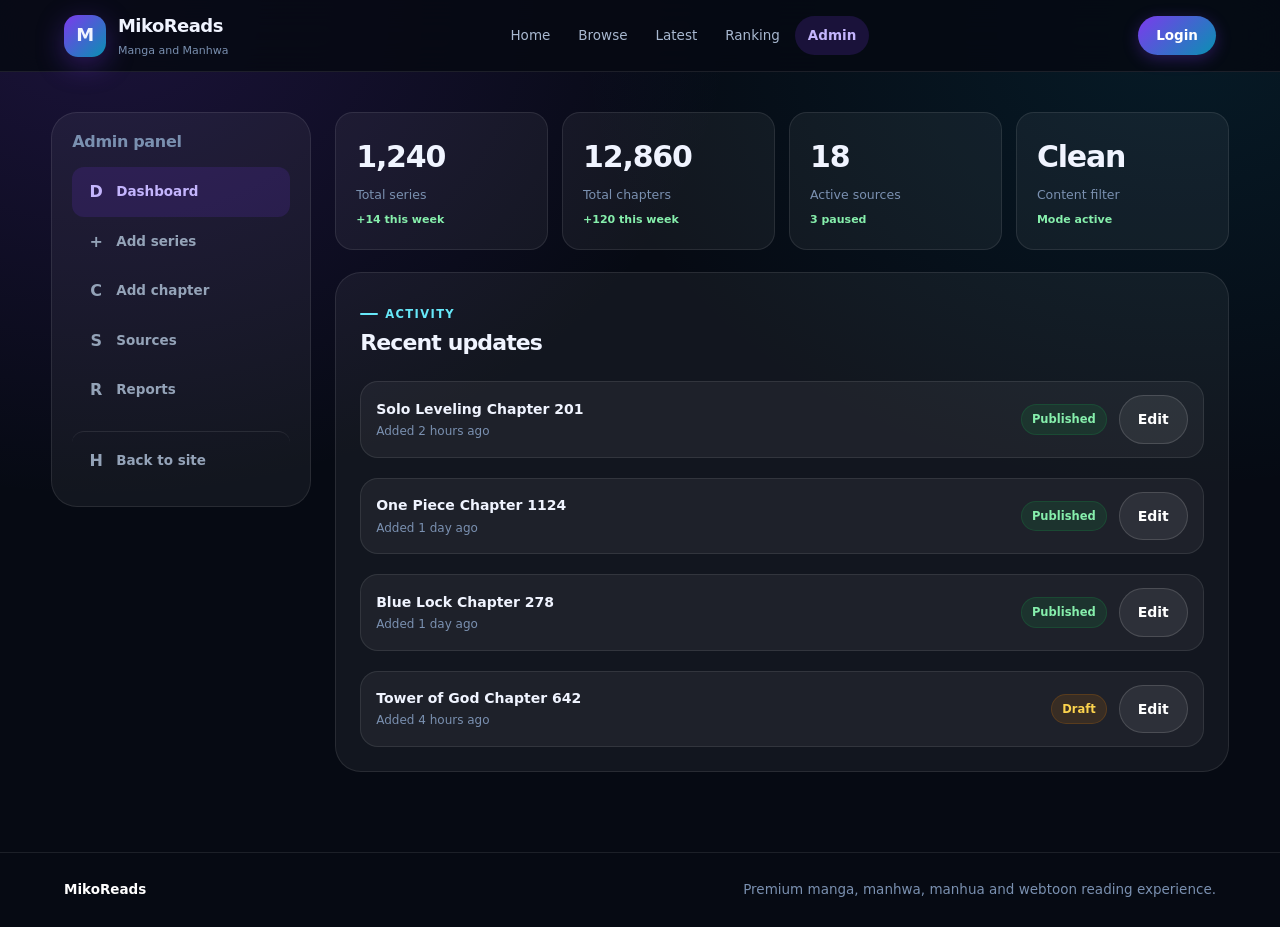
<file: public/admin.html>
<!doctype html>
<html lang="en"><head>
<meta charset="utf-8"><meta name="viewport" content="width=device-width, initial-scale=1">
<title>Admin - MikoReads</title>
<link rel="stylesheet" href="assets/style.css?v=3">
</head><body>
<header class="topbar">
  <a class="brand" href="index.html">
    <span class="brand-mark">M</span>
    <span><strong>MikoReads</strong><small>Manga and Manhwa</small></span>
  </a>
  <nav class="nav">
    <a href="index.html">Home</a>
    <a href="browse.html">Browse</a>
    <a href="latest.html">Latest</a>
    <a href="ranking.html">Ranking</a>
    <a href="admin.html" class="active">Admin</a>
  </nav>
  <div class="actions">
    <a class="login-link" href="login.html">Login</a>
    <button class="menu-btn" id="menuBtn">Menu</button>
  </div>
</header>

<main class="wrap">
  <div class="admin-layout">
    <aside class="admin-sidebar">
      <h2>Admin panel</h2>
      <a class="active" data-section="sec-dashboard">
        <span class="nav-icon">D</span> Dashboard
      </a>
      <a data-section="sec-add">
        <span class="nav-icon">+</span> Add series
      </a>
      <a data-section="sec-chapters">
        <span class="nav-icon">C</span> Add chapter
      </a>
      <a data-section="sec-sources">
        <span class="nav-icon">S</span> Sources
      </a>
      <a data-section="sec-reports">
        <span class="nav-icon">R</span> Reports
      </a>
      <a href="index.html" style="margin-top:16px;border-top:1px solid var(--line);padding-top:16px">
        <span class="nav-icon">H</span> Back to site
      </a>
    </aside>

    <section>
      <!-- Dashboard -->
      <div class="admin-section" id="sec-dashboard">
        <div class="admin-grid">
          <div class="admin-stat">
            <b>1,240</b>
            <span>Total series</span>
            <div class="trend">+14 this week</div>
          </div>
          <div class="admin-stat">
            <b>12,860</b>
            <span>Total chapters</span>
            <div class="trend">+120 this week</div>
          </div>
          <div class="admin-stat">
            <b>18</b>
            <span>Active sources</span>
            <div class="trend">3 paused</div>
          </div>
          <div class="admin-stat">
            <b>Clean</b>
            <span>Content filter</span>
            <div class="trend">Mode active</div>
          </div>
        </div>

        <div class="admin-card">
          <span class="eyebrow">Activity</span>
          <h2 style="margin:8px 0 16px;font-size:22px;letter-spacing:-.04em">Recent updates</h2>
          <div style="display:grid;gap:10px">
            <div class="source-row">
              <div class="source-info"><b>Solo Leveling Chapter 201</b><span>Added 2 hours ago</span></div>
              <span class="status">Published</span>
              <button class="secondary" type="button">Edit</button>
            </div>
            <div class="source-row">
              <div class="source-info"><b>One Piece Chapter 1124</b><span>Added 1 day ago</span></div>
              <span class="status">Published</span>
              <button class="secondary" type="button">Edit</button>
            </div>
            <div class="source-row">
              <div class="source-info"><b>Blue Lock Chapter 278</b><span>Added 1 day ago</span></div>
              <span class="status">Published</span>
              <button class="secondary" type="button">Edit</button>
            </div>
            <div class="source-row">
              <div class="source-info"><b>Tower of God Chapter 642</b><span>Added 4 hours ago</span></div>
              <span class="status off">Draft</span>
              <button class="secondary" type="button">Edit</button>
            </div>
          </div>
        </div>
      </div>

      <!-- Add series -->
      <div class="admin-section" id="sec-add" style="display:none">
        <div class="admin-card">
          <span class="eyebrow">Add content</span>
          <h1 style="font-size:28px;letter-spacing:-.04em;margin:8px 0 6px">Add manga or manhwa</h1>
          <p class="sub" style="margin-bottom:22px">Frontend admin mockup. Database and collector connect in a future backend phase.</p>
          <form class="form-grid">
            <label>Title<input placeholder="Example: Solo Leveling"></label>
            <label>Type
              <select>
                <option>Manga</option>
                <option>Manhwa</option>
                <option>Manhua</option>
                <option>Webtoon</option>
              </select>
            </label>
            <label>Status
              <select>
                <option>Ongoing</option>
                <option>Completed</option>
                <option>Hiatus</option>
              </select>
            </label>
            <label>Author<input placeholder="Author name"></label>
            <label>Artist<input placeholder="Artist name"></label>
            <label>Genres<input placeholder="Action, Fantasy, Adventure"></label>
            <label class="full">Source URL<input placeholder="https://example.com/series-name"></label>
            <label class="full">Cover image URL<input placeholder="https://example.com/cover.jpg"></label>
            <label class="full">Description<textarea placeholder="Short description of the series..."></textarea></label>
            <div class="full" style="display:flex;gap:12px;justify-content:flex-end">
              <button class="secondary" type="button">Save as draft</button>
              <button class="primary" type="button">Publish series</button>
            </div>
          </form>
        </div>
      </div>

      <!-- Add chapter -->
      <div class="admin-section" id="sec-chapters" style="display:none">
        <div class="admin-card">
          <span class="eyebrow">Chapters</span>
          <h1 style="font-size:28px;letter-spacing:-.04em;margin:8px 0 6px">Add chapter</h1>
          <p class="sub" style="margin-bottom:22px">Attach a new chapter to an existing series. Frontend mockup only.</p>
          <form class="form-grid">
            <label class="full">Series
              <select>
                <option>Solo Leveling</option>
                <option>One Piece</option>
                <option>Omniscient Reader</option>
                <option>Blue Lock</option>
              </select>
            </label>
            <label>Chapter number<input placeholder="202" type="number"></label>
            <label>Chapter title<input placeholder="Optional title"></label>
            <label class="full">Chapter URL or source<input placeholder="https://example.com/chapter-url"></label>
            <div class="full" style="display:flex;gap:12px;justify-content:flex-end">
              <button class="primary" type="button">Add chapter</button>
            </div>
          </form>
        </div>
      </div>

      <!-- Sources -->
      <div class="admin-section" id="sec-sources" style="display:none">
        <div class="admin-card">
          <span class="eyebrow">Sources</span>
          <h2 style="margin:8px 0 18px;font-size:22px;letter-spacing:-.04em">Collector sources</h2>
          <div class="source-row">
            <div class="source-info"><b>Manga Source 01</b><span>manga.example.com · Auto-fetch daily</span></div>
            <span class="status">Enabled</span>
            <button class="secondary" type="button">Edit</button>
          </div>
          <div class="source-row">
            <div class="source-info"><b>Manhwa Source 01</b><span>manhwa.example.com · Auto-fetch daily</span></div>
            <span class="status">Enabled</span>
            <button class="secondary" type="button">Edit</button>
          </div>
          <div class="source-row">
            <div class="source-info"><b>Manhua Source 01</b><span>manhua.example.com · Paused</span></div>
            <span class="status off">Paused</span>
            <button class="secondary" type="button">Edit</button>
          </div>
          <div class="source-row">
            <div class="source-info"><b>Webtoon Source 01</b><span>webtoon.example.com · Auto-fetch weekly</span></div>
            <span class="status">Enabled</span>
            <button class="secondary" type="button">Edit</button>
          </div>
          <div style="margin-top:18px">
            <button class="primary" type="button">Add new source</button>
          </div>
        </div>
      </div>

      <!-- Reports -->
      <div class="admin-section" id="sec-reports" style="display:none">
        <div class="admin-card">
          <span class="eyebrow">Reports</span>
          <h2 style="margin:8px 0 18px;font-size:22px;letter-spacing:-.04em">User reports</h2>
          <div class="source-row">
            <div class="source-info"><b>Wrong chapter content</b><span>Solo Leveling Chapter 198 · Reported 1 day ago</span></div>
            <span class="status off">Open</span>
            <button class="secondary" type="button">Review</button>
          </div>
          <div class="source-row">
            <div class="source-info"><b>Missing pages</b><span>Blue Lock Chapter 275 · Reported 3 days ago</span></div>
            <span class="status">Resolved</span>
            <button class="secondary" type="button">View</button>
          </div>
          <div class="source-row">
            <div class="source-info"><b>Wrong cover image</b><span>Tower of God · Reported 5 days ago</span></div>
            <span class="status off">Open</span>
            <button class="secondary" type="button">Review</button>
          </div>
          <p class="sub" style="margin-top:16px">3 open reports. Backend connection required for real report management.</p>
        </div>
      </div>
    </section>
  </div>
</main>

<footer class="footer">
  <strong>MikoReads</strong>
  <span>Premium manga, manhwa, manhua and webtoon reading experience.</span>
</footer>
<script src="assets/app.js?v=3"></script>
</body></html>
</file>
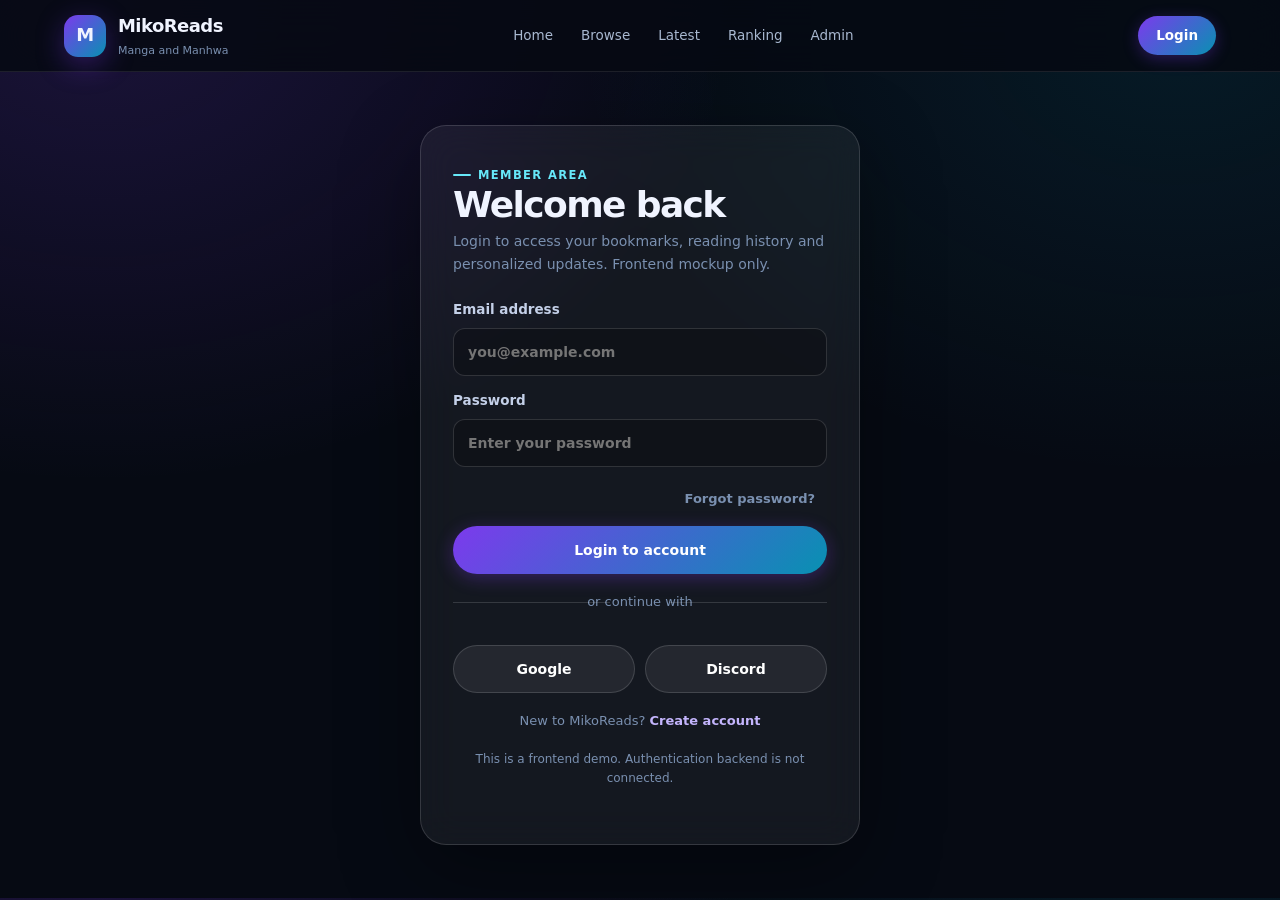
<file: public/login.html>
<!doctype html>
<html lang="en"><head>
<meta charset="utf-8"><meta name="viewport" content="width=device-width, initial-scale=1">
<title>Login - MikoReads</title>
<link rel="stylesheet" href="assets/style.css?v=3">
</head><body>
<header class="topbar">
  <a class="brand" href="index.html">
    <span class="brand-mark">M</span>
    <span><strong>MikoReads</strong><small>Manga and Manhwa</small></span>
  </a>
  <nav class="nav">
    <a href="index.html">Home</a>
    <a href="browse.html">Browse</a>
    <a href="latest.html">Latest</a>
    <a href="ranking.html">Ranking</a>
    <a href="admin.html">Admin</a>
  </nav>
  <div class="actions">
    <a class="login-link" href="login.html">Login</a>
    <button class="menu-btn" id="menuBtn">Menu</button>
  </div>
</header>

<main class="auth-wrap">
  <section class="auth-card">
    <span class="eyebrow">Member area</span>
    <h1>Welcome back</h1>
    <p class="sub">Login to access your bookmarks, reading history and personalized updates. Frontend mockup only.</p>

    <label>Email address<input type="email" placeholder="you@example.com"></label>
    <label>Password<input type="password" placeholder="Enter your password"></label>

    <div style="display:flex;justify-content:flex-end;margin-top:6px">
      <a class="small-link" href="#">Forgot password?</a>
    </div>

    <button class="primary" type="button" style="width:100%;margin-top:8px">Login to account</button>

    <div class="auth-divider">or continue with</div>

    <div style="display:grid;grid-template-columns:1fr 1fr;gap:10px">
      <button class="secondary" type="button">Google</button>
      <button class="secondary" type="button">Discord</button>
    </div>

    <div class="auth-footer">
      New to MikoReads? <a href="#">Create account</a>
    </div>

    <p class="sub" style="margin-top:18px;text-align:center;font-size:12px">
      This is a frontend demo. Authentication backend is not connected.
    </p>
  </section>
</main>

<script src="assets/app.js?v=3"></script>
</body></html>
</file>
<file: public/assets/style.css>
:root{
  --bg:#060a13;
  --bg2:#0b1020;
  --panel:#101724;
  --panel2:#141e31;
  --panel3:#1a2540;
  --line:rgba(255,255,255,.09);
  --line2:rgba(255,255,255,.14);
  --text:#f0f4ff;
  --muted:#7a90b0;
  --soft:#c4d0e8;
  --brand:#7c3aed;
  --brand2:#0891b2;
  --brand3:#6d28d9;
  --good:#16a34a;
  --warn:#d97706;
  --danger:#dc2626;
  --gold:#f59e0b;
  --shadow:0 24px 80px rgba(0,0,0,.36);
  --shadow2:0 8px 32px rgba(0,0,0,.22);
  --radius:26px;
  --radius2:18px;
  --radius3:12px;
}
*{box-sizing:border-box;margin:0;padding:0}
html{scroll-behavior:smooth;scrollbar-width:thin;scrollbar-color:var(--panel3) var(--bg)}
body{
  font-family:Inter,ui-sans-serif,system-ui,-apple-system,BlinkMacSystemFont,"Segoe UI",Arial,sans-serif;
  background:
    radial-gradient(ellipse at 8% 0%,rgba(124,58,237,.18),transparent 38%),
    radial-gradient(ellipse at 92% 4%,rgba(8,145,178,.12),transparent 36%),
    var(--bg);
  color:var(--text);
  line-height:1.6;
}
a{color:inherit;text-decoration:none}
button,input,select,textarea{font:inherit;color:inherit}
img{max-width:100%;display:block}
h1,h2,h3,h4{line-height:1.1}
.wrap{width:min(1260px,92vw);margin:0 auto}

/* TOPBAR */
.topbar{
  position:sticky;top:0;z-index:50;
  display:flex;align-items:center;justify-content:space-between;gap:16px;
  padding:12px 5vw;
  background:rgba(6,10,19,.88);
  border-bottom:1px solid var(--line);
  backdrop-filter:blur(24px);
  -webkit-backdrop-filter:blur(24px);
}
.brand{display:flex;align-items:center;gap:12px;flex-shrink:0}
.brand-mark{
  width:42px;height:42px;border-radius:14px;display:grid;place-items:center;
  background:linear-gradient(135deg,var(--brand),var(--brand2));
  font-weight:900;font-size:18px;letter-spacing:-.02em;
  box-shadow:0 8px 28px rgba(124,58,237,.35)
}
.brand strong{display:block;font-size:18px;letter-spacing:-.03em;font-weight:800}
.brand small{display:block;color:var(--muted);font-size:11px;margin-top:1px}
.nav{display:flex;align-items:center;gap:2px}
.nav a{
  padding:9px 13px;border-radius:999px;color:#a8b8d0;
  font-size:13.5px;font-weight:500;transition:.18s background,.18s color;
  white-space:nowrap;
}
.nav a:hover{background:rgba(255,255,255,.08);color:white}
.nav a.active{background:rgba(124,58,237,.18);color:#c4b5fd;font-weight:600}
.actions{display:flex;align-items:center;gap:10px;flex-shrink:0}
.icon-btn{
  border:1px solid var(--line);background:rgba(255,255,255,.06);color:white;
  border-radius:12px;padding:9px 12px;cursor:pointer;transition:.18s background;
}
.icon-btn:hover{background:rgba(255,255,255,.12)}
.menu-btn{display:none;border:1px solid var(--line);background:rgba(255,255,255,.06);color:white;border-radius:12px;padding:9px 14px;cursor:pointer}
.login-link{
  padding:9px 18px;border-radius:999px;
  background:linear-gradient(135deg,var(--brand),var(--brand2));
  color:white;font-weight:700;font-size:13.5px;
  box-shadow:0 4px 16px rgba(124,58,237,.3);
  transition:.18s transform,.18s box-shadow;
}
.login-link:hover{transform:translateY(-1px);box-shadow:0 6px 22px rgba(124,58,237,.45)}

/* EYEBROW */
.eyebrow{
  display:inline-flex;align-items:center;gap:7px;
  text-transform:uppercase;letter-spacing:.12em;font-size:11.5px;font-weight:800;
  color:#67e8f9;
}
.eyebrow::before{content:"";display:inline-block;width:18px;height:2px;background:currentColor;border-radius:2px}

/* HERO */
.hero{padding:56px 0 20px}
.hero-grid{display:grid;grid-template-columns:1fr .9fr;gap:32px;align-items:center}
.hero-left h1{
  font-size:clamp(40px,6.5vw,84px);
  letter-spacing:-.07em;line-height:.92;margin:14px 0 20px;
  background:linear-gradient(140deg,#fff 50%,#a78bfa 80%);
  -webkit-background-clip:text;-webkit-text-fill-color:transparent;background-clip:text;
}
.hero-left p{font-size:17px;line-height:1.75;color:var(--soft);max-width:640px}
.search-shell{
  margin-top:28px;padding:7px;border:1px solid var(--line2);
  background:rgba(255,255,255,.06);border-radius:20px;
  display:flex;gap:8px;max-width:680px;
  box-shadow:0 0 0 1px rgba(124,58,237,.2),var(--shadow2);
  transition:.22s box-shadow;
}
.search-shell:focus-within{box-shadow:0 0 0 2px rgba(124,58,237,.45),var(--shadow2)}
.search-shell input{
  flex:1;min-width:0;background:transparent;border:0;outline:0;color:white;
  padding:14px 18px;font-size:15px;
}
.search-shell input::placeholder{color:var(--muted)}
.genre-chips{display:flex;gap:8px;flex-wrap:wrap;margin-top:16px;max-width:680px}
.genre-chip{
  padding:6px 12px;border-radius:999px;font-size:12px;font-weight:600;
  background:rgba(255,255,255,.06);border:1px solid var(--line2);color:#a8b8d0;
  cursor:pointer;transition:.18s background,.18s color,.18s border-color;
}
.genre-chip:hover,.genre-chip.active{background:rgba(124,58,237,.2);border-color:rgba(124,58,237,.4);color:#c4b5fd}
.hero-actions{display:flex;gap:12px;flex-wrap:wrap;margin-top:24px}
.hero-stats{display:grid;grid-template-columns:repeat(4,1fr);gap:12px;margin-top:28px;max-width:680px}
.hero-stats div{
  border-radius:18px;padding:16px;
  background:rgba(255,255,255,.05);border:1px solid var(--line);
  backdrop-filter:blur(12px);
}
.hero-stats b{display:block;font-size:24px;font-weight:800;letter-spacing:-.03em}
.hero-stats span{color:var(--muted);font-size:12px;margin-top:2px;display:block}

/* BUTTONS */
.primary,.secondary,.small-link{
  display:inline-flex;align-items:center;justify-content:center;gap:7px;
  border:0;cursor:pointer;border-radius:999px;font-weight:700;
  transition:.2s transform,.2s box-shadow,.2s opacity;
  text-align:center;
}
.primary{
  background:linear-gradient(135deg,var(--brand),var(--brand2));
  color:white;padding:13px 22px;font-size:14px;
  box-shadow:0 4px 18px rgba(124,58,237,.32);
}
.primary:hover{transform:translateY(-2px);box-shadow:0 8px 28px rgba(124,58,237,.48)}
.secondary{
  background:rgba(255,255,255,.07);color:white;
  border:1px solid var(--line2);padding:12px 18px;font-size:14px;
}
.secondary:hover{background:rgba(255,255,255,.13);transform:translateY(-1px)}
.small-link{font-size:13px;color:var(--muted);padding:8px 12px}
.small-link:hover{color:white}

/* SHOWCASE / FEATURED */
.showcase{
  position:relative;border-radius:var(--radius);overflow:hidden;
  background:linear-gradient(145deg,rgba(124,58,237,.2),rgba(8,145,178,.12)),rgba(255,255,255,.04);
  border:1px solid var(--line2);box-shadow:var(--shadow);
  min-height:520px;
}
.featured-slider{position:relative;height:100%;min-height:520px}
.featured-slide{
  display:none;height:100%;min-height:520px;padding:28px;
  position:relative;align-items:flex-end;
}
.featured-slide.active{display:flex}
.featured-bg{
  position:absolute;inset:0;z-index:0;
  background:linear-gradient(140deg,#1e0a4e,#0c4a6e 55%,#111827);
}
.featured-bg.v2{background:linear-gradient(140deg,#1a0f3c,#7c2d12 55%,#111827)}
.featured-bg.v3{background:linear-gradient(140deg,#042f2e,#1e3a5f 55%,#111827)}
.featured-bg::after{content:"";position:absolute;inset:0;background:radial-gradient(circle at 30% 20%,rgba(255,255,255,.14),transparent 38%),linear-gradient(transparent 30%,rgba(0,0,0,.7))}
.featured-content{position:relative;z-index:2;width:100%}
.featured-content h2{font-size:clamp(28px,4vw,40px);margin-bottom:8px;letter-spacing:-.04em;font-weight:800}
.featured-content p{color:#dbeafe;line-height:1.6;margin-bottom:16px;max-width:440px;font-size:14px}
.slider-dots{
  position:absolute;bottom:20px;right:28px;z-index:10;
  display:flex;gap:8px;align-items:center;
}
.slider-dot{
  width:8px;height:8px;border-radius:999px;background:rgba(255,255,255,.3);
  cursor:pointer;transition:.22s background,.22s width;
}
.slider-dot.active{background:white;width:22px}
.floating-list{
  position:absolute;right:24px;top:24px;z-index:5;width:220px;
  display:grid;gap:10px;
}
.float-item{
  padding:12px 14px;border-radius:16px;
  background:rgba(6,10,19,.72);border:1px solid var(--line2);
  backdrop-filter:blur(14px);
}
.float-item b{display:block;font-size:13px;font-weight:700}
.float-item span{color:var(--muted);font-size:11.5px;margin-top:2px;display:block}

/* BADGES */
.badges{display:flex;gap:7px;flex-wrap:wrap;margin-bottom:12px}
.badge{
  display:inline-flex;align-items:center;border-radius:999px;
  padding:5px 10px;font-size:11.5px;font-weight:700;
  color:#67e8f9;background:rgba(103,232,249,.12);border:1px solid rgba(103,232,249,.2);
}
.badge.clean{color:#86efac;background:rgba(134,239,172,.12);border-color:rgba(134,239,172,.2)}
.badge.warn{color:#fcd34d;background:rgba(252,211,77,.12);border-color:rgba(252,211,77,.2)}
.badge.type-manga{color:#a78bfa;background:rgba(167,139,250,.12);border-color:rgba(167,139,250,.2)}
.badge.type-manhwa{color:#67e8f9;background:rgba(103,232,249,.12);border-color:rgba(103,232,249,.2)}
.badge.type-manhua{color:#fda4af;background:rgba(253,164,175,.12);border-color:rgba(253,164,175,.2)}
.badge.type-webtoon{color:#86efac;background:rgba(134,239,172,.12);border-color:rgba(134,239,172,.2)}

/* SECTIONS */
.section{padding:40px 0}
.section-head{display:flex;align-items:flex-end;justify-content:space-between;gap:16px;margin-bottom:22px;flex-wrap:wrap}
.section-head h2{font-size:clamp(28px,4vw,38px);letter-spacing:-.04em;margin:8px 0 0;font-weight:800}

/* TABS & PILLS */
.tabs,.filter-row{display:flex;gap:8px;flex-wrap:wrap}
.tabs button,.pill,.filter-row button{
  border:1px solid var(--line2);background:rgba(255,255,255,.06);color:#a8b8d0;
  border-radius:999px;padding:9px 15px;cursor:pointer;font-size:13px;font-weight:600;
  transition:.18s background,.18s color,.18s border-color;
}
.tabs button:hover,.filter-row button:hover,.pill:hover{background:rgba(255,255,255,.1);color:white}
.tabs button.active,.filter-row button.active,.pill.active{
  background:rgba(124,58,237,.22);border-color:rgba(124,58,237,.45);
  color:#c4b5fd;font-weight:700;
}

/* MANGA CARDS */
.cards{display:grid;grid-template-columns:repeat(6,1fr);gap:16px}
.manga-card{
  display:block;border:1px solid var(--line);
  background:rgba(255,255,255,.04);
  border-radius:var(--radius2);overflow:hidden;
  transition:.22s transform,.22s border-color,.22s shadow;
  position:relative;
}
.manga-card:hover{transform:translateY(-6px);border-color:rgba(124,58,237,.4);box-shadow:0 16px 40px rgba(0,0,0,.4)}
.cover{
  height:240px;position:relative;display:flex;align-items:flex-end;overflow:hidden;
  padding:14px;
}
.cover.manga-bg{background:linear-gradient(140deg,#1e1b4b,#2563eb 70%)}
.cover.manhwa-bg{background:linear-gradient(140deg,#134e4a,#0e7490 70%)}
.cover.manhua-bg{background:linear-gradient(140deg,#4c0519,#9f1239 70%)}
.cover.webtoon-bg{background:linear-gradient(140deg,#1a2e05,#365314 60%,#0f172a)}
.cover::before{
  content:"";position:absolute;inset:0;
  background:radial-gradient(circle at 35% 15%,rgba(255,255,255,.22),transparent 26%),
    linear-gradient(transparent 40%,rgba(0,0,0,.78));
}
.cover img{
  position:absolute;inset:0;width:100%;height:100%;object-fit:cover;z-index:0;
}
.cover-title{position:relative;z-index:1;font-weight:800;line-height:1.2;font-size:13px}
.cover-badge{
  position:absolute;top:10px;right:10px;z-index:2;
  padding:4px 9px;border-radius:999px;font-size:10.5px;font-weight:800;
  background:rgba(0,0,0,.55);border:1px solid rgba(255,255,255,.15);color:white;
  backdrop-filter:blur(8px);
}
.manga-body{padding:12px 13px}
.manga-body h3{font-size:14px;line-height:1.25;font-weight:700;margin:0 0 5px;white-space:nowrap;overflow:hidden;text-overflow:ellipsis}
.manga-body p{color:var(--muted);font-size:12px;margin:0 0 10px;line-height:1.4;white-space:nowrap;overflow:hidden;text-overflow:ellipsis}
.card-meta{display:flex;align-items:center;justify-content:space-between;gap:6px}
.card-meta .badge{font-size:10.5px;padding:4px 8px}
.rating{font-size:12px;color:#fcd34d;font-weight:700}
.ch-label{font-size:11px;color:var(--muted)}

/* GLASS PANEL / CONTENT CARDS */
.glass,.content-card,.sidebar-card{
  background:rgba(255,255,255,.05);border:1px solid var(--line);
  backdrop-filter:blur(16px);-webkit-backdrop-filter:blur(16px);
}
.content-card,.sidebar-card{border-radius:var(--radius);padding:24px}

/* FEED */
.feed{display:grid;gap:10px}
.feed-item{
  display:grid;grid-template-columns:52px 1fr auto;gap:12px;align-items:center;
  padding:13px;border-radius:var(--radius2);
  background:rgba(255,255,255,.05);border:1px solid var(--line);
  transition:.18s background;
}
.feed-item:hover{background:rgba(255,255,255,.09)}
.feed-cover{
  width:52px;height:52px;border-radius:10px;overflow:hidden;
  background:linear-gradient(140deg,#1e1b4b,#0e7490);
  display:grid;place-items:center;font-size:10px;font-weight:700;color:white;text-align:center;line-height:1.1;
  flex-shrink:0;
}
.feed-cover img{
  width:100%;height:100%;object-fit:cover;display:block;
}

.feed-info b{display:block;font-size:14px;font-weight:700;line-height:1.2}
.feed-info .sub{font-size:12px;color:var(--muted);margin-top:3px}
.feed-badge{display:flex;flex-direction:column;align-items:flex-end;gap:4px}
.feed-ch{font-size:12px;font-weight:700;color:#c4b5fd}
.feed-time{font-size:11px;color:var(--muted);white-space:nowrap}

/* RANKING */
.ranking-list{list-style:none;display:grid;gap:9px;margin-top:14px}
.ranking-item a{
  display:grid;grid-template-columns:44px 1fr auto;gap:10px;align-items:center;
  padding:12px 14px;border-radius:var(--radius2);
  background:rgba(255,255,255,.05);border:1px solid var(--line);
  transition:.18s background;
}
.ranking-item a:hover{background:rgba(255,255,255,.09)}
.rank-num{
  width:34px;height:34px;border-radius:10px;
  display:grid;place-items:center;font-size:15px;font-weight:900;
  background:rgba(255,255,255,.08);color:var(--soft);
}
.rank-num.gold{background:rgba(245,158,11,.15);color:#fcd34d}
.rank-num.silver{background:rgba(148,163,184,.15);color:#e2e8f0}
.rank-num.bronze{background:rgba(180,83,9,.15);color:#fda4af}
.rank-info b{display:block;font-size:14px;font-weight:700}
.rank-info small{font-size:11.5px;color:var(--muted);margin-top:2px;display:block}
.rank-right{text-align:right}
.rank-rating{font-size:14px;font-weight:800;color:#fcd34d}
.rank-views{font-size:11px;color:var(--muted);margin-top:2px;white-space:nowrap}

/* GENRE CLOUD */
.genre-cloud{display:flex;gap:10px;flex-wrap:wrap}
.genre-cloud a{
  padding:10px 15px;border-radius:999px;font-size:13px;font-weight:600;
  background:rgba(255,255,255,.06);border:1px solid var(--line2);color:#a8b8d0;
  transition:.18s background,.18s color,.18s border-color;
}
.genre-cloud a:hover{background:rgba(124,58,237,.18);border-color:rgba(124,58,237,.35);color:#c4b5fd}

/* FOOTER */
.footer{
  margin-top:40px;padding:26px 5vw;border-top:1px solid var(--line);
  color:var(--muted);display:flex;justify-content:space-between;gap:14px;flex-wrap:wrap;
  font-size:13.5px;
}
.footer strong{color:white;font-weight:700}

/* PAGE TITLE */
.page-title{padding:44px 0 14px}
.page-title h1{font-size:clamp(40px,6vw,60px);letter-spacing:-.07em;margin:10px 0;font-weight:800}
.page-title p{color:var(--muted);line-height:1.7;max-width:600px}

/* BROWSE */
.browse-layout{display:grid;grid-template-columns:280px 1fr;gap:24px;margin-bottom:40px}
.filter-panel{
  border-radius:var(--radius);padding:22px;
  background:rgba(255,255,255,.05);border:1px solid var(--line);
  height:max-content;position:sticky;top:78px;
}
.filter-panel h3{font-size:17px;font-weight:800;letter-spacing:-.02em;margin-bottom:18px}
.filter-panel label{display:block;color:#c4d0e8;font-size:13px;font-weight:700;margin:18px 0 8px}
.filter-panel label:first-of-type{margin-top:0}
.filter-panel select,
.filter-panel input,
.auth-card input,
.admin-card input,
.admin-card select,
.admin-card textarea{
  width:100%;padding:12px 14px;border-radius:var(--radius3);
  border:1px solid var(--line2);outline:0;
  background:rgba(0,0,0,.25);color:white;
  transition:.18s border-color;font-size:14px;
}
.filter-panel select:focus,.filter-panel input:focus,.auth-card input:focus,.admin-card input:focus,.admin-card select:focus,.admin-card textarea:focus{border-color:rgba(124,58,237,.5)}
.filter-panel select option{background:#101724}
.type-filter-row{display:grid;grid-template-columns:1fr 1fr;gap:7px;margin-bottom:2px}
.type-filter-btn{
  border:1px solid var(--line);background:rgba(255,255,255,.05);color:#a8b8d0;
  border-radius:10px;padding:9px 6px;cursor:pointer;font-size:12px;font-weight:600;
  text-align:center;transition:.18s all;
}
.type-filter-btn.active{background:rgba(124,58,237,.2);border-color:rgba(124,58,237,.4);color:#c4b5fd}
.series-grid{display:grid;grid-template-columns:repeat(4,1fr);gap:16px}
.browse-toolbar{display:flex;align-items:center;justify-content:space-between;gap:12px;margin-bottom:18px;flex-wrap:wrap}
.sort-select{
  padding:9px 14px;border-radius:999px;border:1px solid var(--line2);
  background:rgba(255,255,255,.06);color:white;font-size:13px;cursor:pointer;outline:0;
}
.result-count{font-size:13px;color:var(--muted)}

/* LATEST PAGE */
.latest-feed{display:grid;gap:10px}
.latest-item{
  display:grid;grid-template-columns:60px 1fr auto;gap:14px;align-items:center;
  padding:14px 16px;border-radius:var(--radius2);
  background:rgba(255,255,255,.05);border:1px solid var(--line);
  transition:.18s background;
}
.latest-item:hover{background:rgba(255,255,255,.09)}
.latest-cover{
  width:64px;height:84px;border-radius:10px;overflow:hidden;
  display:grid;place-items:center;font-size:9px;font-weight:700;
  color:rgba(255,255,255,.7);text-align:center;line-height:1.2;flex-shrink:0;
  background:linear-gradient(140deg,#1e1b4b,#1a3a5c);position:relative;
}
.latest-cover img{
  position:absolute;inset:0;width:100%;height:100%;object-fit:cover;display:block;
}

.latest-info h4{font-size:14px;font-weight:700;margin-bottom:4px;line-height:1.3;overflow:hidden;display:-webkit-box;-webkit-line-clamp:2;-webkit-box-orient:vertical}
.latest-info .sub{font-size:12px;color:var(--muted)}
.latest-right{text-align:right;flex-shrink:0}
.latest-ch{font-size:13px;font-weight:800;color:#c4b5fd}
.latest-time{font-size:11px;color:var(--muted);margin-top:4px;display:block}
.schedule-item{
  display:flex;justify-content:space-between;align-items:center;
  padding:12px 0;border-bottom:1px solid var(--line);
}
.schedule-item:last-child{border-bottom:0}
.schedule-day{font-weight:700;font-size:14px}
.schedule-sub{font-size:12px;color:var(--muted);margin-top:2px}
.schedule-count{font-size:12px;font-weight:700;color:#86efac}

/* RANKING PAGE */
.rank-tabs-wrap{display:flex;gap:10px;margin-bottom:24px}
.full-ranking{list-style:none;display:grid;gap:9px}
.full-ranking .ranking-item a{grid-template-columns:50px 1fr auto}

/* DETAIL PAGE */
.detail-hero{padding:48px 0 32px}
.detail-grid{display:grid;grid-template-columns:300px 1fr;gap:32px;align-items:start}
.big-cover{
  height:460px;border-radius:var(--radius);overflow:hidden;
  background:linear-gradient(140deg,#1e0a4e,#0c4a6e 60%,#111827);
  display:flex;align-items:flex-end;padding:20px;
  position:relative;
}
.big-cover::before{content:"";position:absolute;inset:0;background:radial-gradient(circle at 30% 15%,rgba(255,255,255,.18),transparent 32%),linear-gradient(transparent 40%,rgba(0,0,0,.7))}
.big-cover img{
  position:absolute;inset:0;width:100%;height:100%;object-fit:cover;z-index:0;
}
.big-cover span{position:relative;z-index:1;font-size:18px;font-weight:800;line-height:1.2}
.detail-copy h1{font-size:clamp(34px,5vw,58px);letter-spacing:-.06em;margin:14px 0 6px;font-weight:800}
.alt-title{color:var(--muted);font-size:14px;margin-bottom:12px}
.detail-copy .desc{color:var(--soft);line-height:1.75;max-width:740px;font-size:15px}
.meta-grid{display:grid;grid-template-columns:repeat(4,1fr);gap:12px;margin:22px 0}
.meta-item{
  padding:14px 16px;border-radius:var(--radius2);
  background:rgba(255,255,255,.05);border:1px solid var(--line);
}
.meta-item b{display:block;font-size:14px;font-weight:700;margin-bottom:3px}
.meta-item span{font-size:12px;color:var(--muted)}
.genre-tags{display:flex;gap:8px;flex-wrap:wrap;margin:16px 0}
.genre-tag{
  padding:6px 12px;border-radius:999px;font-size:12px;font-weight:600;
  background:rgba(255,255,255,.06);border:1px solid var(--line2);color:#a8b8d0;
}
.chapter-toolbar{display:flex;gap:12px;justify-content:space-between;margin-bottom:16px;align-items:center;flex-wrap:wrap}
.chapter-toolbar h2{font-size:24px;letter-spacing:-.03em;font-weight:800}
.chapter-toolbar input{
  max-width:300px;background:rgba(0,0,0,.25);color:white;
  border:1px solid var(--line2);border-radius:999px;padding:10px 16px;outline:0;font-size:13px;
  transition:.18s border-color;
}
.chapter-toolbar input:focus{border-color:rgba(124,58,237,.5)}
.chapter-list{display:grid;gap:8px}
.chapter-list a{
  display:grid;grid-template-columns:1fr auto;gap:12px;align-items:center;
  padding:13px 16px;border-radius:var(--radius2);
  background:rgba(255,255,255,.05);border:1px solid var(--line);
  transition:.18s background,.18s border-color;
}
.chapter-list a:hover{background:rgba(255,255,255,.09);border-color:rgba(124,58,237,.35)}
.chapter-list b{font-size:14px;font-weight:700}
.chapter-list span{font-size:12px;color:var(--muted)}
.related-grid{display:grid;grid-template-columns:repeat(5,1fr);gap:14px;margin-top:16px}

/* READER */
.reader-body{background:#080c18}
.reader-top{
  position:sticky;top:0;z-index:50;
  display:flex;align-items:center;justify-content:space-between;gap:12px;
  padding:11px 4vw;
  background:rgba(6,10,19,.94);border-bottom:1px solid var(--line);
  backdrop-filter:blur(20px);-webkit-backdrop-filter:blur(20px);
}
.reader-title{font-size:14px;font-weight:700;color:white;white-space:nowrap;overflow:hidden;text-overflow:ellipsis}
.reader-nav{display:flex;justify-content:center;align-items:center;gap:10px;padding:14px 5vw;flex-wrap:wrap}
.reader-nav a,.reader-nav button,.reader-nav select{
  border:1px solid var(--line2);background:rgba(255,255,255,.07);color:white;
  border-radius:999px;padding:10px 16px;cursor:pointer;font-size:13px;font-weight:600;
  transition:.18s background;white-space:nowrap;
}
.reader-nav a:hover,.reader-nav button:hover{background:rgba(255,255,255,.14)}
.reader-nav select{padding:10px 14px;cursor:pointer;outline:0}
.reader-nav select option{background:#101724}
.reader-settings{
  width:min(860px,94vw);margin:0 auto 16px;
  display:grid;grid-template-columns:repeat(3,1fr);gap:10px;padding:0 0 4px;
}
.reader-settings button{
  border:1px solid var(--line2);background:rgba(255,255,255,.06);color:#a8b8d0;
  border-radius:var(--radius3);padding:11px;font-size:13px;font-weight:600;cursor:pointer;
  transition:.18s background,.18s color;
}
.reader-settings button:hover,.reader-settings button.active{background:rgba(124,58,237,.18);border-color:rgba(124,58,237,.35);color:#c4b5fd}
.reader-wrap{width:min(860px,94vw);margin:0 auto;display:grid;gap:6px;padding-bottom:48px}
.reader-page{
  border-radius:10px;overflow:hidden;
  background:linear-gradient(145deg,#e8edf5,#f5f8fc);
  display:grid;place-items:center;
  color:#374151;font-size:36px;font-weight:800;
  min-height:760px;transition:.22s min-height;
  border:1px solid rgba(0,0,0,.08);
}
.reader-wrap.compact .reader-page{min-height:520px}
.reader-wrap.wide{width:min(1080px,98vw)}
.reader-body.light-reader .reader-top{background:rgba(240,244,255,.96);border-color:rgba(0,0,0,.1)}
.reader-body.light-reader .reader-title{color:#0f172a}
.reader-body.light-reader .reader-nav a,.reader-body.light-reader .reader-nav button,.reader-body.light-reader .reader-nav select{background:rgba(0,0,0,.06);border-color:rgba(0,0,0,.12);color:#0f172a}
.reader-body.light-reader .reader-settings button{background:rgba(0,0,0,.05);border-color:rgba(0,0,0,.12);color:#374151}
.reader-back-btn{
  border:1px solid var(--line2);background:rgba(255,255,255,.07);color:white;
  border-radius:999px;padding:9px 15px;font-size:13px;font-weight:600;cursor:pointer;
  white-space:nowrap;transition:.18s background;
}
.reader-back-btn:hover{background:rgba(255,255,255,.14)}

/* AUTH */
.auth-wrap{min-height:calc(100vh - 74px);display:grid;place-items:center;padding:40px 5vw}
.auth-card{
  width:min(440px,100%);border-radius:var(--radius);padding:32px;
  background:rgba(255,255,255,.06);border:1px solid var(--line2);
  box-shadow:var(--shadow);backdrop-filter:blur(18px);
}
.auth-card h1{font-size:36px;letter-spacing:-.045em;font-weight:800;margin-bottom:6px}
.auth-card p.sub{font-size:14px;color:var(--muted);margin-bottom:24px}
.auth-card label{display:grid;gap:7px;margin:14px 0;color:#c4d0e8;font-size:13.5px;font-weight:700}
.auth-card button{width:100%;margin-top:14px}
.auth-divider{text-align:center;color:var(--muted);font-size:13px;margin:18px 0;position:relative}
.auth-divider::before,.auth-divider::after{content:"";position:absolute;top:50%;width:42%;height:1px;background:var(--line2)}
.auth-divider::before{left:0}.auth-divider::after{right:0}
.auth-footer{text-align:center;margin-top:18px;font-size:13px;color:var(--muted)}
.auth-footer a{color:#c4b5fd;font-weight:600}

/* ADMIN */
.admin-layout{display:grid;grid-template-columns:260px 1fr;gap:24px;padding:40px 0}
.admin-sidebar{
  border-radius:var(--radius);padding:20px;
  background:rgba(255,255,255,.05);border:1px solid var(--line);
  height:max-content;position:sticky;top:78px;
}
.admin-sidebar h2{font-size:16px;font-weight:800;letter-spacing:-.02em;margin-bottom:16px;color:var(--muted)}
.admin-sidebar a{
  display:flex;align-items:center;gap:10px;
  padding:12px 14px;border-radius:var(--radius3);color:#94a3b8;
  font-size:13.5px;font-weight:600;cursor:pointer;
  transition:.18s background,.18s color;
}
.admin-sidebar a.active,.admin-sidebar a:hover{background:rgba(124,58,237,.15);color:#c4b5fd}
.admin-sidebar .nav-icon{font-size:16px;width:20px;text-align:center}
.admin-card{border-radius:var(--radius);padding:24px;background:rgba(255,255,255,.05);border:1px solid var(--line)}
.admin-grid{display:grid;grid-template-columns:repeat(4,1fr);gap:14px;margin-bottom:22px}
.admin-stat{
  padding:20px;border-radius:var(--radius2);
  background:rgba(255,255,255,.05);border:1px solid var(--line);
  transition:.18s background;
}
.admin-stat:hover{background:rgba(255,255,255,.09)}
.admin-stat b{display:block;font-size:30px;font-weight:800;letter-spacing:-.04em}
.admin-stat span{color:var(--muted);font-size:12.5px;margin-top:4px;display:block}
.admin-stat .trend{font-size:11px;font-weight:700;color:#86efac;margin-top:6px}
.form-grid{display:grid;grid-template-columns:1fr 1fr;gap:14px}
.form-grid label{display:grid;gap:7px;color:#c4d0e8;font-size:13.5px;font-weight:700}
.form-grid textarea,.full{grid-column:1/-1}
.admin-card textarea{min-height:110px;resize:vertical}
.source-row{
  display:grid;grid-template-columns:1fr auto auto;gap:12px;align-items:center;
  padding:13px 15px;border-radius:var(--radius2);
  background:rgba(255,255,255,.05);border:1px solid var(--line);
  margin-top:10px;
}
.source-info b{display:block;font-size:14px;font-weight:700}
.source-info span{font-size:12px;color:var(--muted);margin-top:2px;display:block}
.status{
  padding:5px 10px;border-radius:999px;font-size:11.5px;font-weight:800;
  background:rgba(22,163,74,.14);color:#86efac;border:1px solid rgba(22,163,74,.2);
}
.status.off{background:rgba(217,119,6,.14);color:#fcd34d;border-color:rgba(217,119,6,.2)}

/* PAGINATION */
.pagination{display:flex;justify-content:center;gap:7px;margin-top:28px;flex-wrap:wrap}
.pagination a{
  padding:10px 15px;border-radius:var(--radius3);min-width:42px;text-align:center;
  background:rgba(255,255,255,.06);border:1px solid var(--line);font-size:14px;font-weight:600;
  transition:.18s background,.18s border-color;
}
.pagination a:hover,.pagination a.active-page{background:rgba(124,58,237,.2);border-color:rgba(124,58,237,.4);color:#c4b5fd}

/* TWOCOL */
.twocol{display:grid;grid-template-columns:1fr 340px;gap:24px}
.sub{font-size:13px;color:var(--muted)}

/* RESPONSIVE */
@media(max-width:1200px){
  .cards{grid-template-columns:repeat(4,1fr)}
  .detail-grid{grid-template-columns:260px 1fr}
  .related-grid{grid-template-columns:repeat(4,1fr)}
}
@media(max-width:1024px){
  .hero-grid,.twocol,.browse-layout{grid-template-columns:1fr}
  .filter-panel{position:static}
  .series-grid{grid-template-columns:repeat(3,1fr)}
  .detail-grid{grid-template-columns:1fr}
  .big-cover{height:320px;max-width:300px}
  .admin-layout{grid-template-columns:1fr}
  .admin-sidebar{position:static}
  .related-grid{grid-template-columns:repeat(5,1fr)}
}
@media(max-width:768px){
  .nav{
    display:none;flex-direction:column;align-items:stretch;
    position:absolute;top:74px;left:0;right:0;z-index:40;
    background:#0b1020;border-bottom:1px solid var(--line);padding:12px 16px;gap:4px;
  }
  .nav.open{display:flex}
  .nav a{border-radius:var(--radius3);padding:12px 14px}
  .menu-btn{display:block}
  .actions .login-link{display:none}
  .search-shell{flex-direction:column}
  .hero-stats{grid-template-columns:repeat(2,1fr)}
  .floating-list{display:none}
  .cards,.series-grid{grid-template-columns:repeat(2,1fr)}
  .meta-grid,.admin-grid{grid-template-columns:1fr 1fr}
  .reader-settings{grid-template-columns:1fr 1fr}
  .form-grid{grid-template-columns:1fr}
  .page-title h1,.detail-copy h1{font-size:38px}
  .reader-page{min-height:500px}
  .related-grid{grid-template-columns:repeat(3,1fr)}
  .latest-item{
    grid-template-columns:64px 1fr;
    grid-template-rows:auto auto;
    align-items:start;
  }
  .latest-cover{grid-row:1/3;height:84px;width:64px}
  .latest-right{grid-column:2;text-align:left;margin-top:4px}
  .chapter-toolbar{flex-direction:column;align-items:flex-start;gap:8px}
  .chapter-toolbar input{width:100%;max-width:100%;box-sizing:border-box}
  .chapter-list a{padding:11px 14px}
  .chapter-list b{font-size:13px}
}
@media(max-width:480px){
  .cards,.series-grid,.meta-grid,.admin-grid,.reader-settings,.related-grid{grid-template-columns:1fr 1fr}
  .hero-stats{grid-template-columns:repeat(2,1fr)}
  .cover{height:200px}
  .footer{flex-direction:column;gap:8px}
  .topbar{padding-inline:16px}
  .brand small{display:none}
  .reader-nav{gap:7px}
  .ranking-item a{grid-template-columns:40px 1fr auto}
  .detail-grid{grid-template-columns:1fr}
}

/* Detail dynamic data fixes */
.chapter-list a.chapter-row{
  display:grid;
  grid-template-columns:minmax(0,1fr) auto;
  gap:14px;
  align-items:center;
}
.chapter-main{min-width:0;display:grid;gap:3px}
.chapter-main b{white-space:normal;overflow-wrap:anywhere;line-height:1.35}
.chapter-main small{font-size:11px;color:var(--muted);font-weight:500}
.pagination a{cursor:pointer}
.pagination a.page-gap{cursor:default;opacity:.65}
.reader-nav a.disabled{opacity:.45;pointer-events:none}
.big-cover img + span,.cover img + .cover-badge,.cover img + .cover-badge + .cover-title{position:relative;z-index:2;text-shadow:0 2px 16px rgba(0,0,0,.75)}
.related-grid .manga-card{min-width:0}

@media(max-width:768px){
  .chapter-list a.chapter-row{grid-template-columns:1fr;gap:5px;padding:13px 14px}
  .chapter-list a.chapter-row span{text-align:left}
  .detail-hero{padding-top:28px}
  .detail-copy .desc{font-size:14px}
}
</file>
